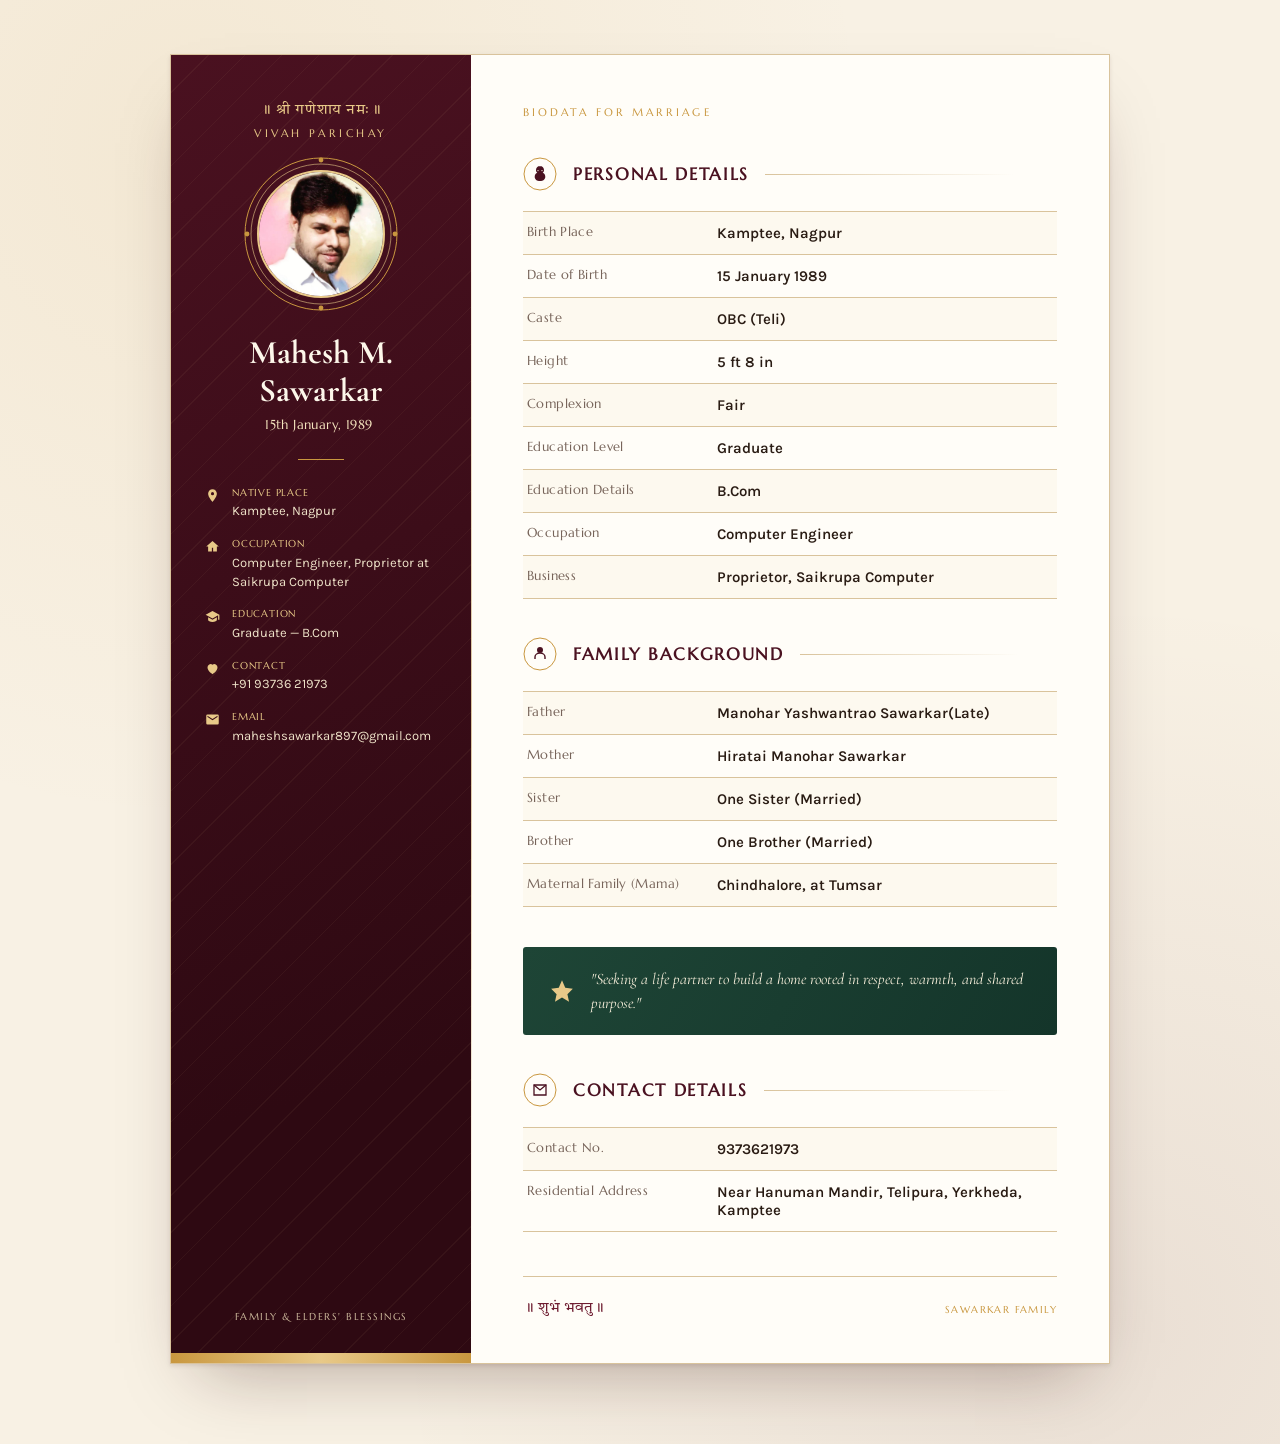
<file: index.html>
<!DOCTYPE html>
<html lang="en">
<head>
  <meta charset="UTF-8">
  <meta http-equiv="refresh" content="0; url=mahesh_biodata.html">
  <title>Mahesh M. Sawarkar — Biodata</title>
  <script type="text/javascript">
    window.location.href = "mahesh_biodata.html";
  </script>
</head>
<body>
  <p>Redirecting to biodata... If you are not redirected automatically, please click <a href="mahesh_biodata.html">here</a>.</p>
</body>
</html>
</file>
